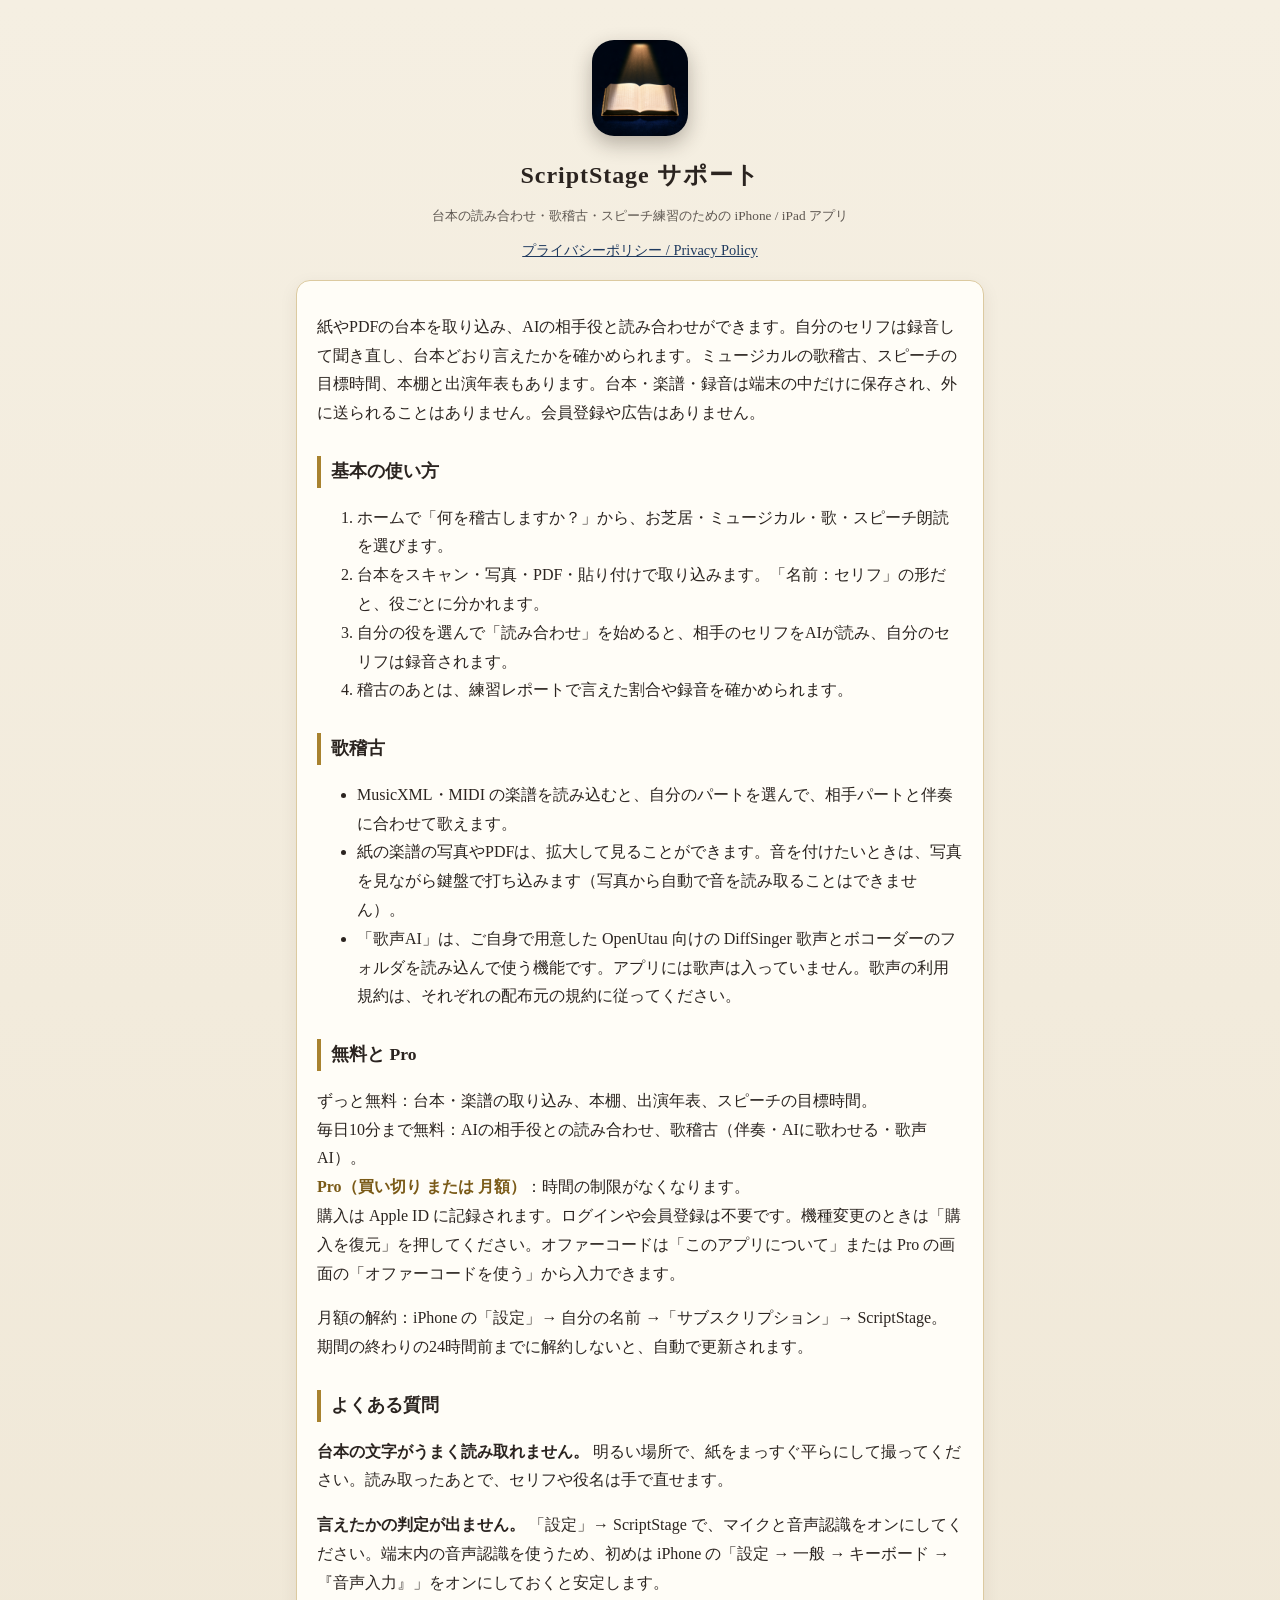
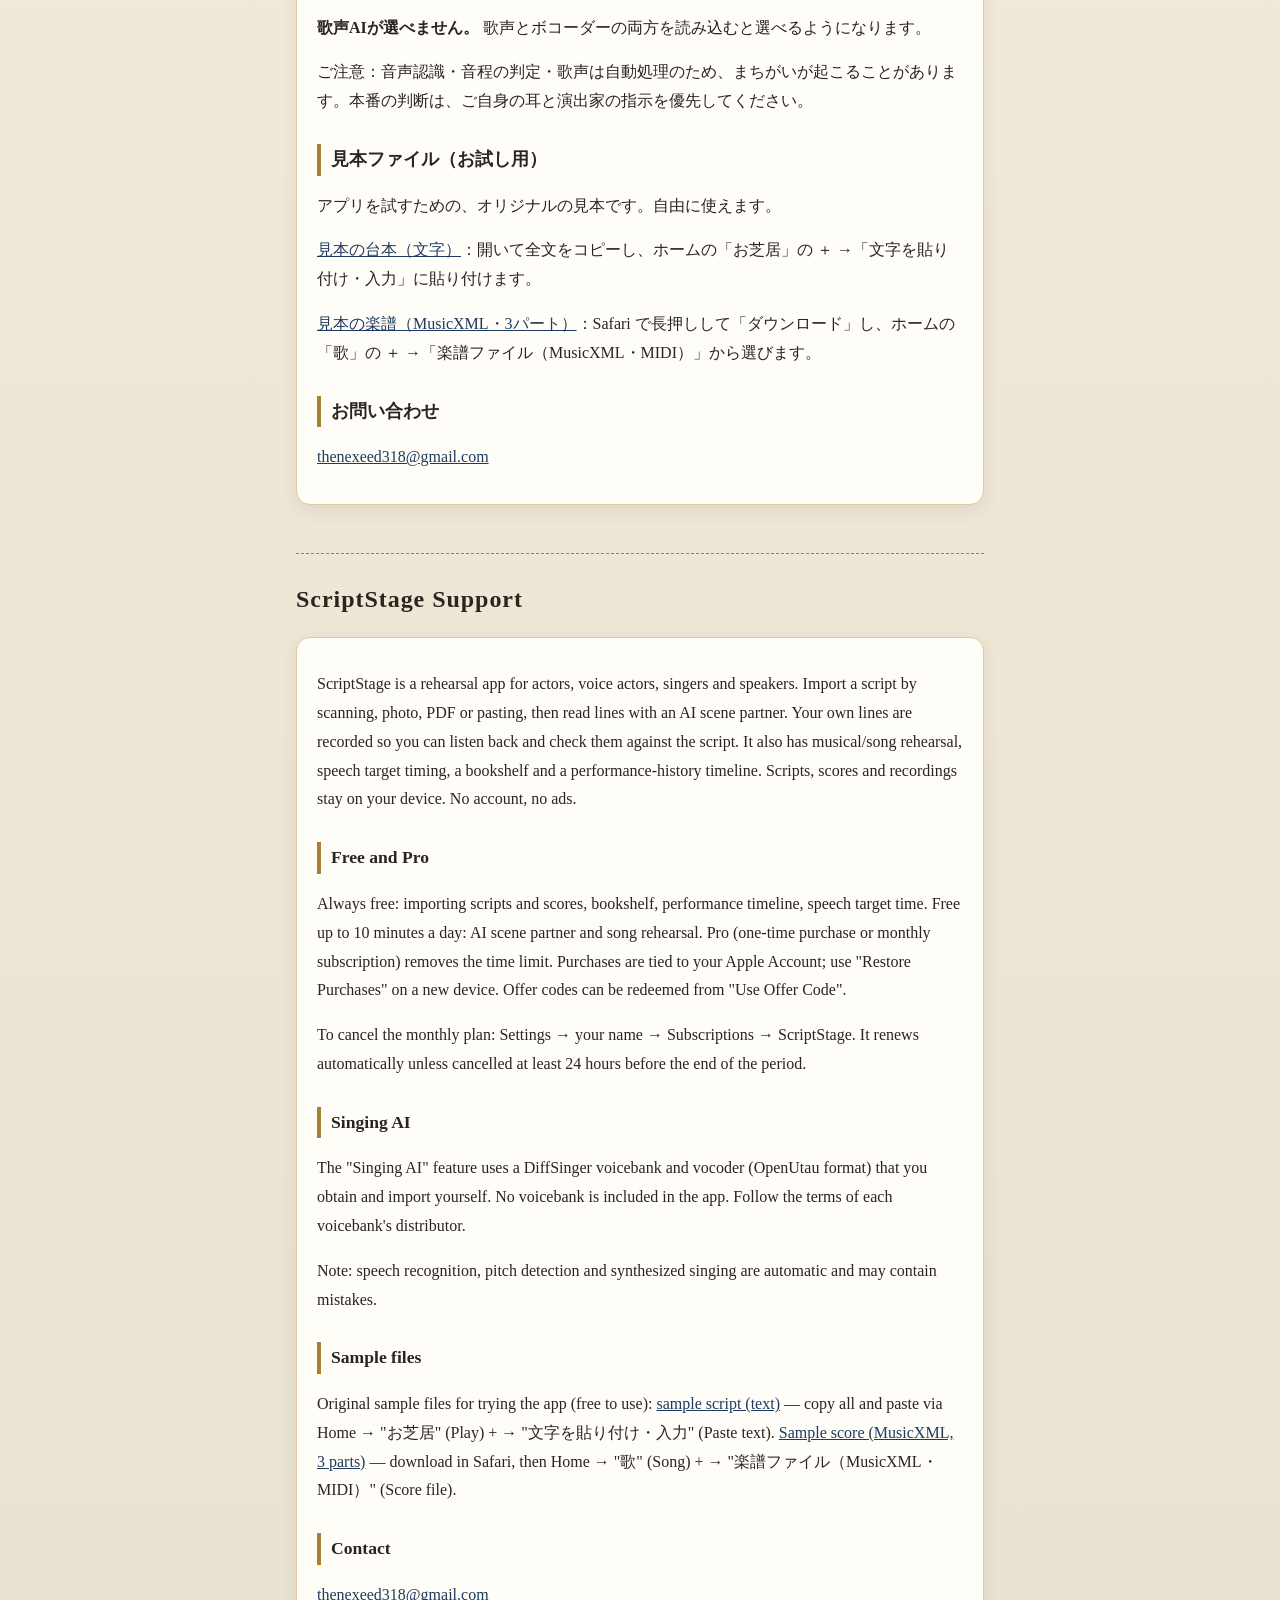
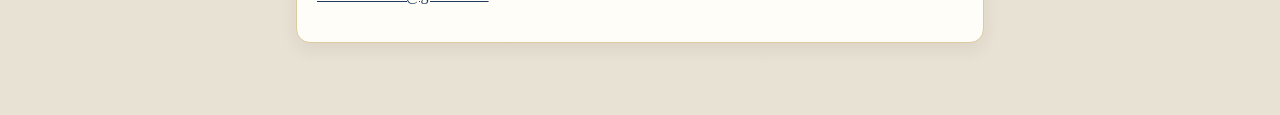
<file: index.html>
<!doctype html>
<html lang="ja">
<head>
<meta charset="utf-8">
<meta name="viewport" content="width=device-width, initial-scale=1">
<title>ScriptStage サポート / Support</title>
<link rel="stylesheet" href="style.css">
</head>
<body>
<main>
<header><img class="icon" src="icon.png" alt="ScriptStage のアイコン"><h1>ScriptStage サポート</h1>
<small>台本の読み合わせ・歌稽古・スピーチ練習のための iPhone / iPad アプリ</small></header>
<nav><a href="privacy.html">プライバシーポリシー / Privacy Policy</a></nav>

<div class="card">
<p>紙やPDFの台本を取り込み、AIの相手役と読み合わせができます。自分のセリフは録音して聞き直し、台本どおり言えたかを確かめられます。ミュージカルの歌稽古、スピーチの目標時間、本棚と出演年表もあります。台本・楽譜・録音は端末の中だけに保存され、外に送られることはありません。会員登録や広告はありません。</p>

<h2>基本の使い方</h2>
<ol>
<li>ホームで「何を稽古しますか？」から、お芝居・ミュージカル・歌・スピーチ朗読を選びます。</li>
<li>台本をスキャン・写真・PDF・貼り付けで取り込みます。「名前：セリフ」の形だと、役ごとに分かれます。</li>
<li>自分の役を選んで「読み合わせ」を始めると、相手のセリフをAIが読み、自分のセリフは録音されます。</li>
<li>稽古のあとは、練習レポートで言えた割合や録音を確かめられます。</li>
</ol>

<h2>歌稽古</h2>
<ul>
<li>MusicXML・MIDI の楽譜を読み込むと、自分のパートを選んで、相手パートと伴奏に合わせて歌えます。</li>
<li>紙の楽譜の写真やPDFは、拡大して見ることができます。音を付けたいときは、写真を見ながら鍵盤で打ち込みます（写真から自動で音を読み取ることはできません）。</li>
<li>「歌声AI」は、ご自身で用意した OpenUtau 向けの DiffSinger 歌声とボコーダーのフォルダを読み込んで使う機能です。アプリには歌声は入っていません。歌声の利用規約は、それぞれの配布元の規約に従ってください。</li>
</ul>

<h2>無料と Pro</h2>
<p>ずっと無料：台本・楽譜の取り込み、本棚、出演年表、スピーチの目標時間。<br>
毎日10分まで無料：AIの相手役との読み合わせ、歌稽古（伴奏・AIに歌わせる・歌声AI）。<br>
<span class="price">Pro（買い切り または 月額）</span>：時間の制限がなくなります。<br>
購入は Apple ID に記録されます。ログインや会員登録は不要です。機種変更のときは「購入を復元」を押してください。オファーコードは「このアプリについて」または Pro の画面の「オファーコードを使う」から入力できます。</p>
<p>月額の解約：iPhone の「設定」→ 自分の名前 →「サブスクリプション」→ ScriptStage。期間の終わりの24時間前までに解約しないと、自動で更新されます。</p>

<h2>よくある質問</h2>
<p><b>台本の文字がうまく読み取れません。</b> 明るい場所で、紙をまっすぐ平らにして撮ってください。読み取ったあとで、セリフや役名は手で直せます。</p>
<p><b>言えたかの判定が出ません。</b> 「設定」→ ScriptStage で、マイクと音声認識をオンにしてください。端末内の音声認識を使うため、初めは iPhone の「設定 → 一般 → キーボード →『音声入力』」をオンにしておくと安定します。</p>
<p><b>歌声AIが選べません。</b> 歌声とボコーダーの両方を読み込むと選べるようになります。</p>
<p>ご注意：音声認識・音程の判定・歌声は自動処理のため、まちがいが起こることがあります。本番の判断は、ご自身の耳と演出家の指示を優先してください。</p>

<h2>見本ファイル（お試し用）</h2>
<p>アプリを試すための、オリジナルの見本です。自由に使えます。</p>
<p><a href="samples/sample-script.txt">見本の台本（文字）</a>：開いて全文をコピーし、ホームの「お芝居」の ＋ →「文字を貼り付け・入力」に貼り付けます。</p>
<p><a href="samples/sample-duet.musicxml" download>見本の楽譜（MusicXML・3パート）</a>：Safari で長押しして「ダウンロード」し、ホームの「歌」の ＋ →「楽譜ファイル（MusicXML・MIDI）」から選びます。</p>

<h2>お問い合わせ</h2>
<p><a href="mailto:thenexeed318@gmail.com">thenexeed318@gmail.com</a></p>
</div>

<section class="lang" lang="en">
<h1>ScriptStage Support</h1>
<div class="card">
<p>ScriptStage is a rehearsal app for actors, voice actors, singers and speakers. Import a script by scanning, photo, PDF or pasting, then read lines with an AI scene partner. Your own lines are recorded so you can listen back and check them against the script. It also has musical/song rehearsal, speech target timing, a bookshelf and a performance-history timeline. Scripts, scores and recordings stay on your device. No account, no ads.</p>
<h2>Free and Pro</h2>
<p>Always free: importing scripts and scores, bookshelf, performance timeline, speech target time. Free up to 10 minutes a day: AI scene partner and song rehearsal. Pro (one-time purchase or monthly subscription) removes the time limit. Purchases are tied to your Apple Account; use "Restore Purchases" on a new device. Offer codes can be redeemed from "Use Offer Code".</p>
<p>To cancel the monthly plan: Settings → your name → Subscriptions → ScriptStage. It renews automatically unless cancelled at least 24 hours before the end of the period.</p>
<h2>Singing AI</h2>
<p>The "Singing AI" feature uses a DiffSinger voicebank and vocoder (OpenUtau format) that you obtain and import yourself. No voicebank is included in the app. Follow the terms of each voicebank's distributor.</p>
<p>Note: speech recognition, pitch detection and synthesized singing are automatic and may contain mistakes.</p>
<h2>Sample files</h2>
<p>Original sample files for trying the app (free to use): <a href="samples/sample-script.txt">sample script (text)</a> — copy all and paste via Home → "お芝居" (Play) + → "文字を貼り付け・入力" (Paste text). <a href="samples/sample-duet.musicxml" download>Sample score (MusicXML, 3 parts)</a> — download in Safari, then Home → "歌" (Song) + → "楽譜ファイル（MusicXML・MIDI）" (Score file).</p>
<h2>Contact</h2>
<p><a href="mailto:thenexeed318@gmail.com">thenexeed318@gmail.com</a></p>
</div>
</section>
</main>
</body>
</html>
</file>
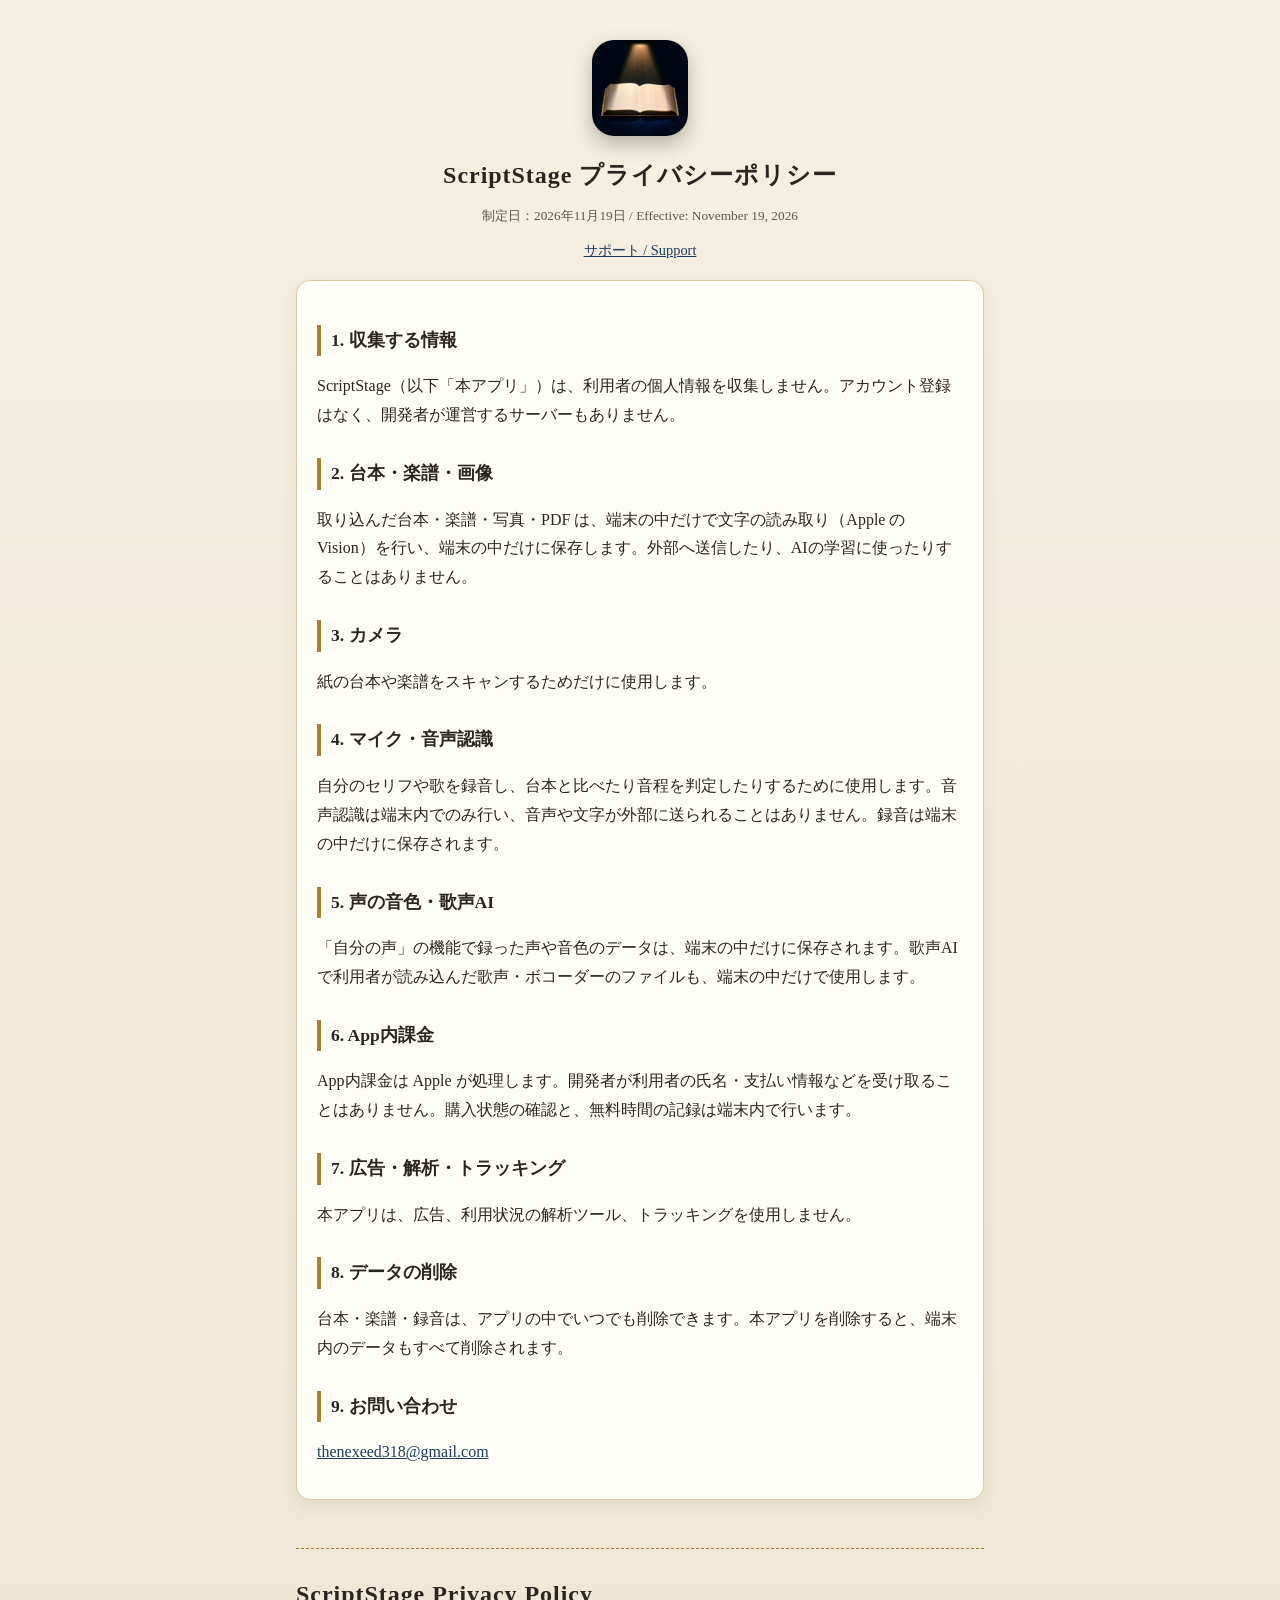
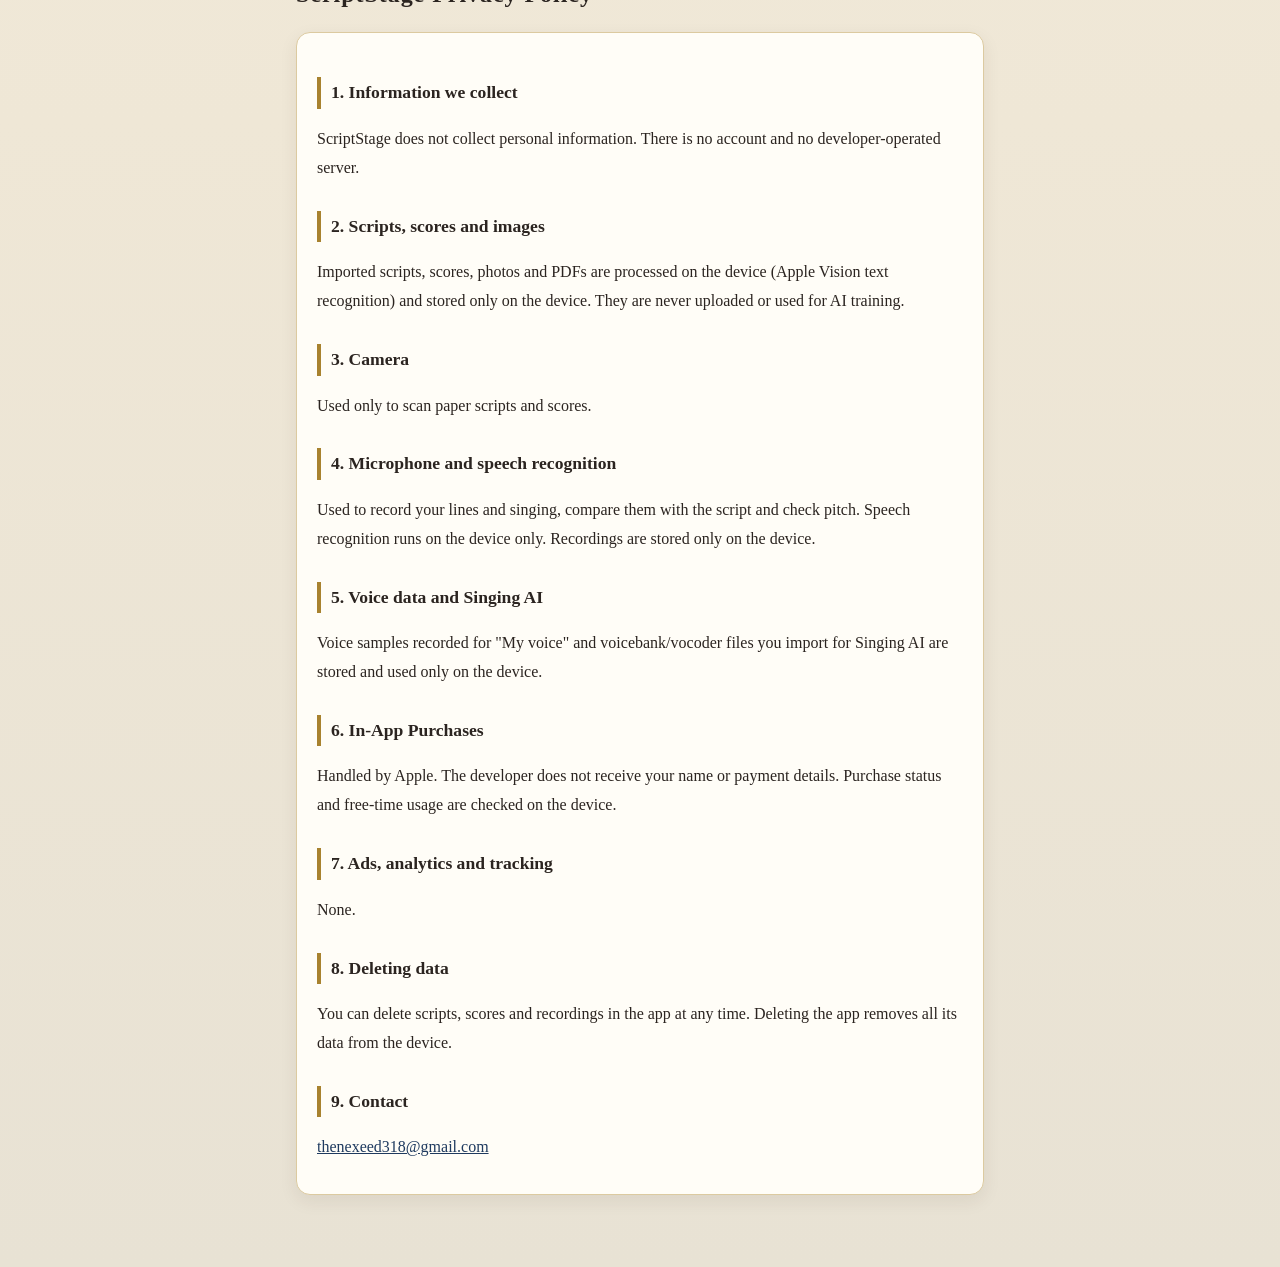
<file: privacy.html>
<!doctype html>
<html lang="ja">
<head>
<meta charset="utf-8">
<meta name="viewport" content="width=device-width, initial-scale=1">
<title>ScriptStage プライバシーポリシー / Privacy Policy</title>
<link rel="stylesheet" href="style.css">
</head>
<body>
<main>
<header><img class="icon" src="icon.png" alt="ScriptStage のアイコン"><h1>ScriptStage プライバシーポリシー</h1>
<small>制定日：2026年11月19日 / Effective: November 19, 2026</small></header>
<nav><a href="index.html">サポート / Support</a></nav>

<div class="card">
<h2>1. 収集する情報</h2>
<p>ScriptStage（以下「本アプリ」）は、利用者の個人情報を収集しません。アカウント登録はなく、開発者が運営するサーバーもありません。</p>
<h2>2. 台本・楽譜・画像</h2>
<p>取り込んだ台本・楽譜・写真・PDF は、端末の中だけで文字の読み取り（Apple の Vision）を行い、端末の中だけに保存します。外部へ送信したり、AIの学習に使ったりすることはありません。</p>
<h2>3. カメラ</h2>
<p>紙の台本や楽譜をスキャンするためだけに使用します。</p>
<h2>4. マイク・音声認識</h2>
<p>自分のセリフや歌を録音し、台本と比べたり音程を判定したりするために使用します。音声認識は端末内でのみ行い、音声や文字が外部に送られることはありません。録音は端末の中だけに保存されます。</p>
<h2>5. 声の音色・歌声AI</h2>
<p>「自分の声」の機能で録った声や音色のデータは、端末の中だけに保存されます。歌声AIで利用者が読み込んだ歌声・ボコーダーのファイルも、端末の中だけで使用します。</p>
<h2>6. App内課金</h2>
<p>App内課金は Apple が処理します。開発者が利用者の氏名・支払い情報などを受け取ることはありません。購入状態の確認と、無料時間の記録は端末内で行います。</p>
<h2>7. 広告・解析・トラッキング</h2>
<p>本アプリは、広告、利用状況の解析ツール、トラッキングを使用しません。</p>
<h2>8. データの削除</h2>
<p>台本・楽譜・録音は、アプリの中でいつでも削除できます。本アプリを削除すると、端末内のデータもすべて削除されます。</p>
<h2>9. お問い合わせ</h2>
<p><a href="mailto:thenexeed318@gmail.com">thenexeed318@gmail.com</a></p>
</div>

<section class="lang" lang="en">
<h1>ScriptStage Privacy Policy</h1>
<div class="card">
<h2>1. Information we collect</h2>
<p>ScriptStage does not collect personal information. There is no account and no developer-operated server.</p>
<h2>2. Scripts, scores and images</h2>
<p>Imported scripts, scores, photos and PDFs are processed on the device (Apple Vision text recognition) and stored only on the device. They are never uploaded or used for AI training.</p>
<h2>3. Camera</h2>
<p>Used only to scan paper scripts and scores.</p>
<h2>4. Microphone and speech recognition</h2>
<p>Used to record your lines and singing, compare them with the script and check pitch. Speech recognition runs on the device only. Recordings are stored only on the device.</p>
<h2>5. Voice data and Singing AI</h2>
<p>Voice samples recorded for "My voice" and voicebank/vocoder files you import for Singing AI are stored and used only on the device.</p>
<h2>6. In-App Purchases</h2>
<p>Handled by Apple. The developer does not receive your name or payment details. Purchase status and free-time usage are checked on the device.</p>
<h2>7. Ads, analytics and tracking</h2>
<p>None.</p>
<h2>8. Deleting data</h2>
<p>You can delete scripts, scores and recordings in the app at any time. Deleting the app removes all its data from the device.</p>
<h2>9. Contact</h2>
<p><a href="mailto:thenexeed318@gmail.com">thenexeed318@gmail.com</a></p>
</div>
</section>
</main>
</body>
</html>
</file>
<file: style.css>
:root { --ink: #2b2420; --accent: #a8822f; --card: #fffdf7; }
* { box-sizing: border-box; }
body { margin: 0; background: linear-gradient(180deg, #f5efe2 0%, #efe7d6 60%, #e8e2d4 100%); color: var(--ink); font-family: -apple-system, "Hiragino Mincho ProN", "Hiragino Sans", serif; line-height: 1.8; }
main { max-width: 720px; margin: 0 auto; padding: 24px 16px 56px; }
header { text-align: center; padding: 16px 0 8px; }
h1 { font-size: 1.5rem; margin: 8px 0 4px; letter-spacing: .04em; }
h2 { font-size: 1.1rem; margin-top: 28px; border-left: 4px solid var(--accent); padding-left: 10px; }
.card { background: var(--card); border: 1px solid #dccaa0; border-radius: 14px; padding: 16px 20px; margin: 16px 0; box-shadow: 0 6px 18px rgba(60,40,20,.08); }
a { color: #1f3a5f; }
.lang { margin-top: 48px; padding-top: 16px; border-top: 1px dashed var(--accent); }
nav { text-align: center; font-size: .9rem; }
small { opacity: .75; }
header img.icon { width: 96px; height: 96px; border-radius: 22px; box-shadow: 0 8px 20px rgba(40,30,20,.3); }
.price { font-weight: 700; color: #7a5a17; }
</file>
